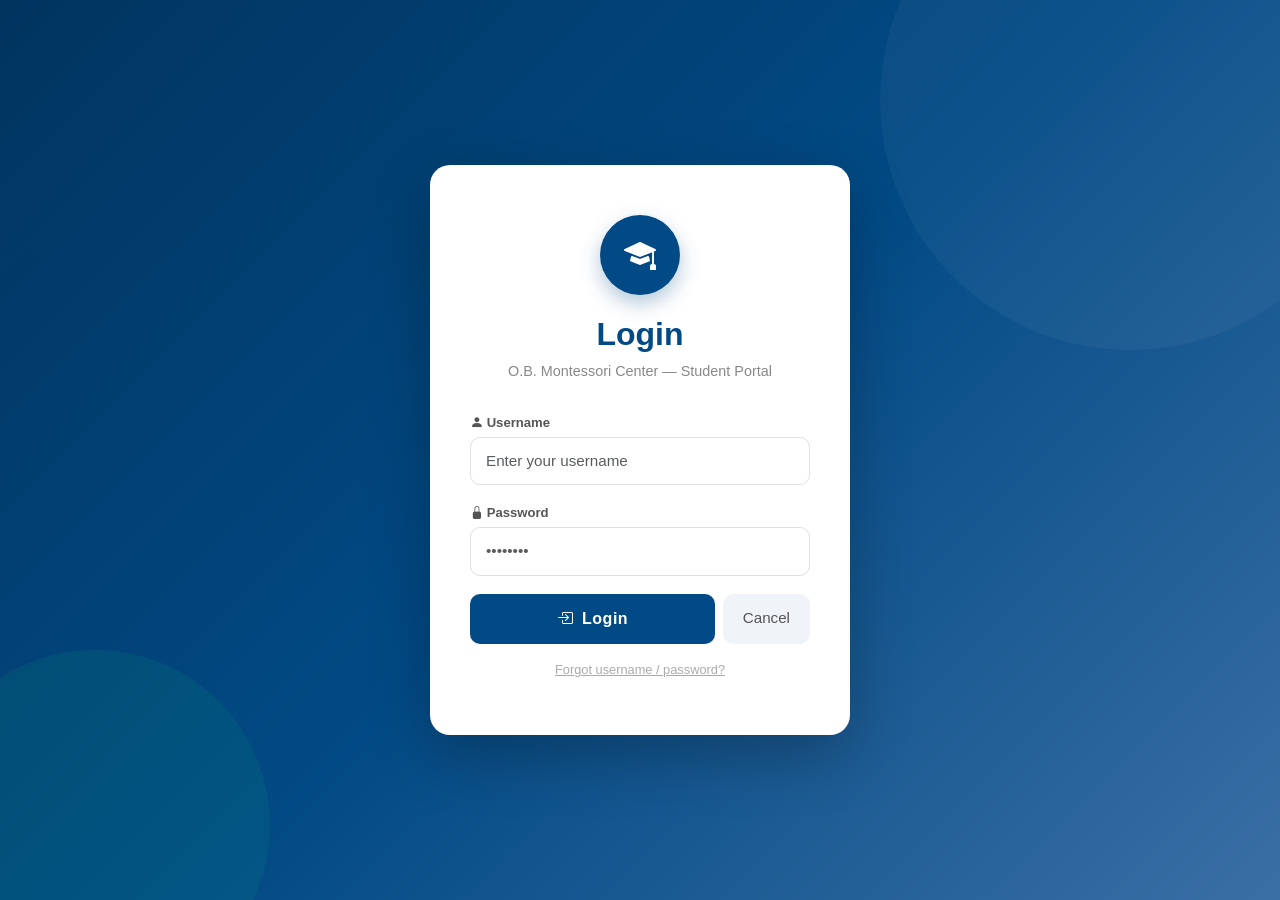
<file: index.html>
<!DOCTYPE html>
<html lang="en">
<head>
  <meta charset="UTF-8" />
  <meta name="viewport" content="width=device-width, initial-scale=1.0" />
  <title>OBMC Student Portal — Login</title>
 
  <link href="https://cdn.jsdelivr.net/npm/bootstrap@5.3.0/dist/css/bootstrap.min.css" rel="stylesheet" />
  
  <link href="https://cdn.jsdelivr.net/npm/bootstrap-icons@1.10.5/font/bootstrap-icons.css" rel="stylesheet" />
  
  <link rel="stylesheet" href="style.css" />
</head>
<body>

  <div class="login-page">

    
    <div class="login-card">

      
      <div class="login-logo">
        <i class="bi bi-mortarboard-fill"></i>
      </div>

      <h2>Login</h2>
      <p class="subtitle">O.B. Montessori Center — Student Portal</p>

      
      <div>
        
        <label class="form-label" for="username">
          <i class="bi bi-person-fill"></i> Username
        </label>
        <input
          type="text"
          class="form-control"
          id="username"
          placeholder="Enter your username"
          autocomplete="off"
        />

        
        <label class="form-label" for="password">
          <i class="bi bi-lock-fill"></i> Password
        </label>
        <input
          type="password"
          class="form-control"
          id="password"
          placeholder="••••••••"
        />

        
        <div class="d-flex gap-2 mt-2">
          
          <button class="btn-login" onclick="loginUser()">
            <i class="bi bi-box-arrow-in-right me-1"></i> Login
          </button>
          
          <button
            onclick="cancelLogin()"
            style="background:#f0f4f8; color:#555; border:none; border-radius:10px; padding:13px 20px; font-size:0.95rem; cursor:pointer; transition:background 0.2s;"
            onmouseover="this.style.background='#e0e5ea'"
            onmouseout="this.style.background='#f0f4f8'"
          >Cancel</button>
        </div>

        
        <p class="login-footer-note mt-3">
          <a href="#" style="color:#aaa; font-size:0.8rem;">Forgot username / password?</a>
        </p>
      </div>

    </div>


  </div>

  
  <script src="https://cdn.jsdelivr.net/npm/bootstrap@5.3.0/dist/js/bootstrap.bundle.min.js"></script>
  
  <script src="proj.js"></script>

  
  <script>
    document.getElementById("password").addEventListener("keydown", function(e) {
      if (e.key === "Enter") {
        loginUser();
      }
    });
  </script>

</body>
</html>
</file>
<file: style.css>
:root {
  --primary: #024a85;
  --primary-light: #3a6fa5;
  --primary-dark: #01345f;

  --secondary-green: #00a172;
  --secondary-yellow: #ffda5e;

  --accent-pink: #ea4a79;
  --accent-cyan: #45cffb;
  --accent-dark-pink: #ad2358;

  --bg-main: #f0f4f8;
  --bg-white: #ffffff;
  --text-dark: #212529;
  --text-light: #ffffff;

  --sidebar-bg: #01264a;
  --sidebar-width: 220px;

  --border-radius: 12px;
  --shadow: 0 4px 16px rgba(0,0,0,0.10);
}


* { box-sizing: border-box; margin: 0; padding: 0; }

body {
  font-family: 'Gill Sans', 'Gill Sans MT', Calibri, 'Trebuchet MS', sans-serif;
  background-color: var(--bg-main);
  color: var(--text-dark);
  min-height: 100vh;
}


.login-page {
  min-height: 100vh;
  background: linear-gradient(135deg, var(--primary-dark) 0%, var(--primary) 50%, var(--primary-light) 100%);
  display: flex;
  align-items: center;
  justify-content: center;
  padding: 20px;
  position: relative;
  overflow: hidden;
}

.login-page::before {
  content: '';
  position: absolute;
  width: 500px; height: 500px;
  background: rgba(255,255,255,0.04);
  border-radius: 50%;
  top: -150px; right: -100px;
}

.login-page::after {
  content: '';
  position: absolute;
  width: 350px; height: 350px;
  background: rgba(0,161,114,0.12);
  border-radius: 50%;
  bottom: -100px; left: -80px;
}

.login-card {
  background: var(--bg-white);
  border-radius: 20px;
  padding: 50px 40px 40px;
  width: 100%;
  max-width: 420px;
  box-shadow: 0 20px 60px rgba(0,0,0,0.25);
  text-align: center;
  position: relative;
  z-index: 1;
}

.login-logo {
  width: 80px; height: 80px;
  border-radius: 50%;
  background: var(--primary);
  display: flex; align-items: center; justify-content: center;
  margin: 0 auto 20px;
  font-size: 2rem;
  color: white;
  box-shadow: 0 8px 20px rgba(2,74,133,0.3);
}

.login-card h2 {
  color: var(--primary);
  font-size: 2rem;
  font-weight: 700;
  margin-bottom: 8px;
}

.login-card p.subtitle {
  color: #888;
  font-size: 0.9rem;
  margin-bottom: 30px;
}

.login-card .form-label {
  text-align: left;
  display: block;
  font-size: 0.82rem;
  font-weight: 600;
  color: #555;
  margin-bottom: 4px;
}

.login-card .form-control {
  border-radius: 10px;
  border: 1.5px solid #e0e0e0;
  padding: 12px 15px;
  font-size: 0.95rem;
  transition: border-color 0.2s, box-shadow 0.2s;
  width: 100%;
  margin-bottom: 18px;
}

.login-card .form-control:focus {
  border-color: var(--primary);
  box-shadow: 0 0 0 3px rgba(2,74,133,0.12);
  outline: none;
}

.btn-login {
  background: var(--primary);
  color: white;
  border: none;
  border-radius: 10px;
  padding: 13px;
  font-size: 1rem;
  font-weight: 600;
  width: 100%;
  cursor: pointer;
  transition: background 0.2s, transform 0.15s;
  letter-spacing: 0.5px;
}

.btn-login:hover {
  background: var(--primary-dark);
  transform: translateY(-1px);
}

.login-footer-note {
  margin-top: 20px;
  font-size: 0.8rem;
  color: #aaa;
}


.portal-wrapper {
  display: flex;
  min-height: 100vh;
}


.sidebar {
  width: var(--sidebar-width);
  background: var(--sidebar-bg);
  min-height: 100vh;
  display: flex;
  flex-direction: column;
  position: fixed;
  top: 0; left: 0;
  z-index: 100;
  transition: transform 0.3s;
}

.sidebar-logo {
  display: flex;
  align-items: center;
  gap: 10px;
  padding: 28px 20px 20px;
  border-bottom: 1px solid rgba(255,255,255,0.08);
}

.sidebar-logo-icon {
  width: 44px; height: 44px;
  background: var(--primary);
  border-radius: 12px;
  display: flex; align-items: center; justify-content: center;
  font-size: 1.3rem;
  color: white;
  flex-shrink: 0;
}

.sidebar-logo-text {
  color: white;
  font-size: 0.85rem;
  font-weight: 700;
  line-height: 1.2;
}

.sidebar-logo-text span {
  display: block;
  color: var(--accent-cyan);
  font-size: 0.7rem;
  font-weight: 400;
}

.sidebar-nav {
  padding: 24px 0;
  flex: 1;
}

.sidebar-label {
  font-size: 0.65rem;
  text-transform: uppercase;
  letter-spacing: 1.5px;
  color: rgba(255,255,255,0.35);
  padding: 0 20px 8px;
  margin-top: 10px;
}

.sidebar-nav a {
  display: flex;
  align-items: center;
  gap: 12px;
  padding: 12px 20px;
  color: rgba(255,255,255,0.65);
  text-decoration: none;
  font-size: 0.9rem;
  font-weight: 500;
  border-left: 3px solid transparent;
  transition: all 0.2s;
}

.sidebar-nav a:hover,
.sidebar-nav a.active {
  background: rgba(255,255,255,0.07);
  color: white;
  border-left-color: var(--accent-cyan);
}

.sidebar-nav a.active {
  background: rgba(69,207,251,0.1);
}

.sidebar-nav a .nav-icon {
  font-size: 1.05rem;
  width: 20px;
  text-align: center;
}

.sidebar-bottom {
  padding: 16px 12px 24px;
  border-top: 1px solid rgba(255,255,255,0.08);
}

.btn-logout {
  display: flex;
  align-items: center;
  gap: 10px;
  width: 100%;
  padding: 11px 16px;
  background: rgba(234,74,121,0.15);
  color: var(--accent-pink);
  border: 1px solid rgba(234,74,121,0.25);
  border-radius: 10px;
  font-size: 0.88rem;
  font-weight: 600;
  cursor: pointer;
  text-decoration: none;
  transition: all 0.2s;
}

.btn-logout:hover {
  background: var(--accent-pink);
  color: white;
  border-color: var(--accent-pink);
}


.main-content {
  margin-left: var(--sidebar-width);
  flex: 1;
  display: flex;
  flex-direction: column;
  min-height: 100vh;
}


.page-header {
  background: var(--bg-white);
  padding: 22px 36px;
  border-bottom: 1px solid #e8ecf0;
  display: flex;
  align-items: center;
  gap: 16px;
}

.page-header-badge {
  background: var(--primary);
  color: white;
  font-size: 1rem;
  font-weight: 700;
  padding: 8px 18px;
  border-radius: 8px;
  letter-spacing: 0.5px;
}

.page-header-sub {
  color: #888;
  font-size: 0.85rem;
}


.content-area {
  padding: 32px 36px;
  flex: 1;
}


.curriculum-section {
  background: var(--bg-white);
  border-radius: var(--border-radius);
  box-shadow: var(--shadow);
  padding: 28px 32px;
}

.curriculum-title {
  color: var(--accent-cyan);
  font-size: 1.15rem;
  font-weight: 700;
  margin-bottom: 4px;
}

.curriculum-title-sub {
  font-size: 1rem;
  font-weight: 700;
  color: var(--primary);
  border-bottom: 2px solid var(--secondary-yellow);
  padding-bottom: 10px;
  margin-bottom: 20px;
  text-decoration: underline;
  text-underline-offset: 4px;
}

.quarter-item {
  margin-bottom: 18px;
}

.quarter-badge {
  display: inline-block;
  padding: 3px 12px;
  border-radius: 20px;
  font-size: 0.8rem;
  font-weight: 700;
  color: white;
  margin-bottom: 6px;
}

.q1 { background: var(--accent-pink); }
.q2 { background: var(--secondary-green); }
.q3 { background: var(--primary); }
.q4 { background: var(--accent-cyan); color: var(--primary-dark); }

.quarter-item ul {
  padding-left: 20px;
  color: #555;
  font-size: 0.9rem;
  line-height: 1.9;
}


.welcome-card {
  background: linear-gradient(135deg, var(--primary), var(--primary-light));
  color: white;
  border-radius: var(--border-radius);
  padding: 28px 32px;
  margin-bottom: 24px;
  display: flex;
  align-items: center;
  justify-content: space-between;
  box-shadow: 0 8px 24px rgba(2,74,133,0.25);
}

.welcome-card h3 { font-size: 1.4rem; margin-bottom: 6px; }
.welcome-card p { opacity: 0.85; font-size: 0.9rem; }

.welcome-card-icon {
  font-size: 4rem;
  opacity: 0.25;
}


.stats-row {
  display: grid;
  grid-template-columns: repeat(3, 1fr);
  gap: 16px;
  margin-bottom: 24px;
}

.stat-card {
  background: var(--bg-white);
  border-radius: var(--border-radius);
  padding: 20px 24px;
  box-shadow: var(--shadow);
  border-top: 4px solid transparent;
}

.stat-card.green { border-top-color: var(--secondary-green); }
.stat-card.yellow { border-top-color: var(--secondary-yellow); }
.stat-card.pink { border-top-color: var(--accent-pink); }

.stat-card .stat-label {
  font-size: 0.78rem;
  color: #888;
  text-transform: uppercase;
  letter-spacing: 1px;
  margin-bottom: 6px;
}

.stat-card .stat-value {
  font-size: 1.7rem;
  font-weight: 700;
  color: var(--primary);
}


.notebooks-grid {
  display: grid;
  grid-template-columns: repeat(auto-fill, minmax(200px, 1fr));
  gap: 20px;
}

.notebook-card {
  background: var(--bg-white);
  border-radius: var(--border-radius);
  box-shadow: var(--shadow);
  overflow: hidden;
  cursor: default;
  transition: transform 0.25s, box-shadow 0.25s;
}

.notebook-card:hover {
  transform: translateY(-6px) scale(1.02);
  box-shadow: 0 12px 32px rgba(0,0,0,0.15);
}

.notebook-img-wrap {
  overflow: hidden;
  height: 160px;
  background: #e8ecf0;
}

.notebook-img-wrap img {
  width: 100%;
  height: 100%;
  object-fit: cover;
  transition: transform 0.35s ease;
  display: block;
}

.notebook-card:hover .notebook-img-wrap img {
  transform: scale(1.12);
}

.notebook-info {
  padding: 16px;
}

.notebook-subject {
  font-size: 1.05rem;
  font-weight: 700;
  color: var(--primary);
  margin-bottom: 2px;
}

.notebook-meta {
  font-size: 0.75rem;
  color: #999;
  margin-bottom: 6px;
}

.notebook-teacher {
  font-size: 0.82rem;
  color: #666;
}

.notebook-bar {
  height: 4px;
  background: #eee;
  border-radius: 2px;
  margin-top: 10px;
}

.notebook-bar-fill {
  height: 100%;
  border-radius: 2px;
  background: var(--secondary-green);
}

.tasks-grid {
  display: grid;
  grid-template-columns: repeat(auto-fill, minmax(300px, 1fr));
  gap: 20px;
}

.task-card {
  background: var(--bg-white);
  border-radius: var(--border-radius);
  box-shadow: var(--shadow);
  padding: 24px;
  border-top: 4px solid var(--accent-cyan);
  transition: transform 0.2s, box-shadow 0.2s;
}

.task-card:hover {
  transform: translateY(-3px);
  box-shadow: 0 8px 24px rgba(0,0,0,0.12);
}

.task-subject {
  font-size: 1.1rem;
  font-weight: 700;
  color: var(--primary);
  margin-bottom: 6px;
}

.task-name {
  font-size: 0.9rem;
  font-weight: 600;
  color: var(--text-dark);
  margin-bottom: 4px;
}

.task-deadline {
  font-size: 0.78rem;
  color: #999;
  margin-bottom: 16px;
}

.btn-task {
  background: var(--accent-cyan);
  color: var(--primary-dark);
  border: none;
  border-radius: 8px;
  padding: 9px 18px;
  font-size: 0.85rem;
  font-weight: 700;
  cursor: pointer;
  transition: background 0.2s, transform 0.15s;
  width: 100%;
}

.btn-task:hover {
  background: #2db8e8;
  transform: translateY(-1px);
}

.profile-grid {
  display: grid;
  grid-template-columns: 1fr 2fr;
  gap: 24px;
  align-items: start;
}

.profile-avatar-card {
  background: var(--bg-white);
  border-radius: var(--border-radius);
  box-shadow: var(--shadow);
  padding: 36px 24px;
  text-align: center;
}

.avatar-wrapper {
  position: relative;
  width: 130px;
  height: 130px;
  margin: 0 auto 16px;
}

.avatar-wrapper img {
  width: 130px;
  height: 130px;
  border-radius: 50%;
  object-fit: cover;
  border: 4px solid var(--primary);
  box-shadow: 0 4px 16px rgba(2,74,133,0.2);
}

.avatar-wrapper .avatar-edit-btn {
  position: absolute;
  bottom: 4px; right: 4px;
  background: var(--secondary-green);
  color: white;
  border: none;
  border-radius: 50%;
  width: 32px; height: 32px;
  font-size: 0.8rem;
  cursor: pointer;
  display: flex; align-items: center; justify-content: center;
  box-shadow: 0 2px 8px rgba(0,0,0,0.2);
}

.avatar-name {
  font-size: 1.15rem;
  font-weight: 700;
  color: var(--primary);
  margin-bottom: 2px;
}

.avatar-section {
  font-size: 0.82rem;
  color: #888;
}

.profile-info-card {
  background: var(--bg-white);
  border-radius: var(--border-radius);
  box-shadow: var(--shadow);
  padding: 28px 32px;
}

.profile-info-card h5 {
  color: var(--primary);
  font-weight: 700;
  font-size: 1.1rem;
  margin-bottom: 20px;
  padding-bottom: 12px;
  border-bottom: 2px solid var(--secondary-yellow);
}

.info-row {
  margin-bottom: 18px;
}

.info-label {
  font-size: 0.75rem;
  color: #aaa;
  text-transform: uppercase;
  letter-spacing: 1px;
  margin-bottom: 3px;
}

.info-value {
  font-size: 0.95rem;
  font-weight: 600;
  color: var(--text-dark);
}

.btn-change-pass {
  background: var(--accent-cyan);
  color: var(--primary-dark);
  border: none;
  border-radius: 8px;
  padding: 10px 20px;
  font-size: 0.88rem;
  font-weight: 700;
  cursor: pointer;
  margin-top: 10px;
  transition: background 0.2s;
}

.btn-change-pass:hover { background: #2db8e8; }

input[type="file"] { display: none; }
</file>
